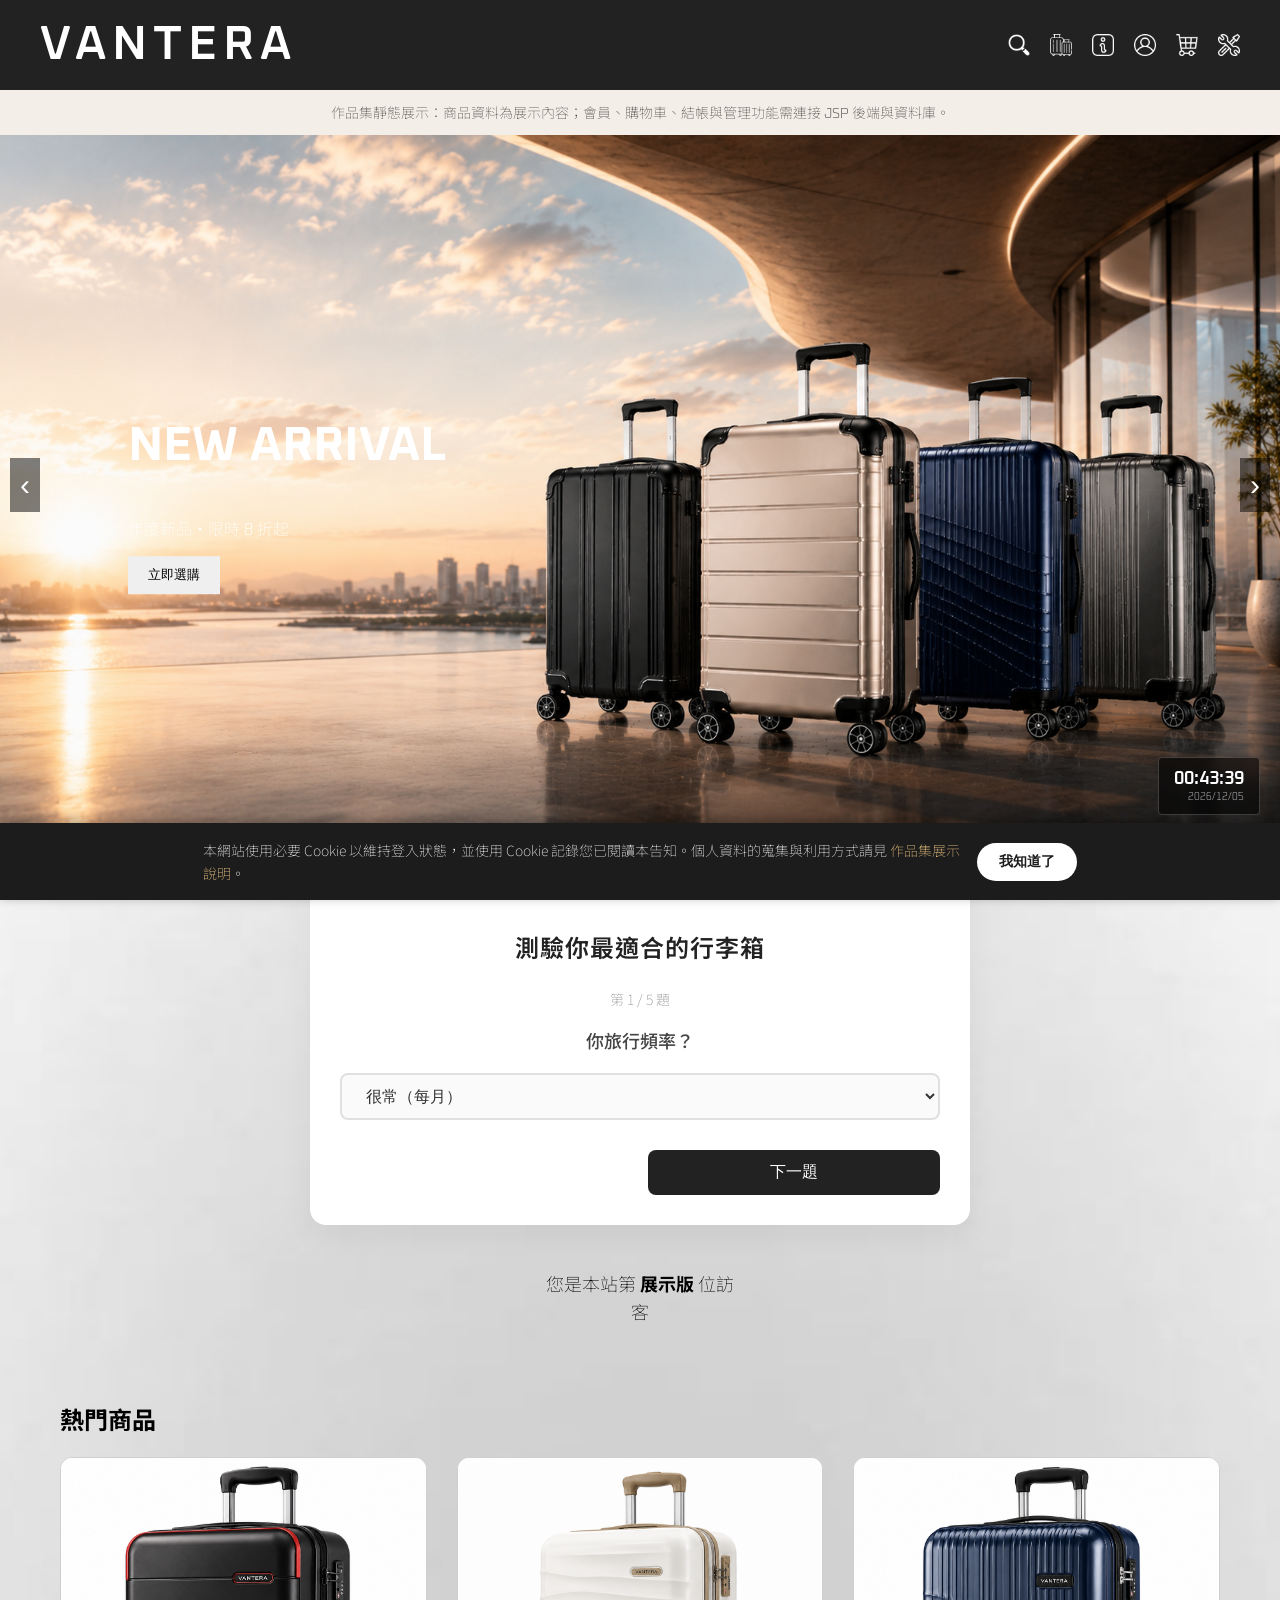
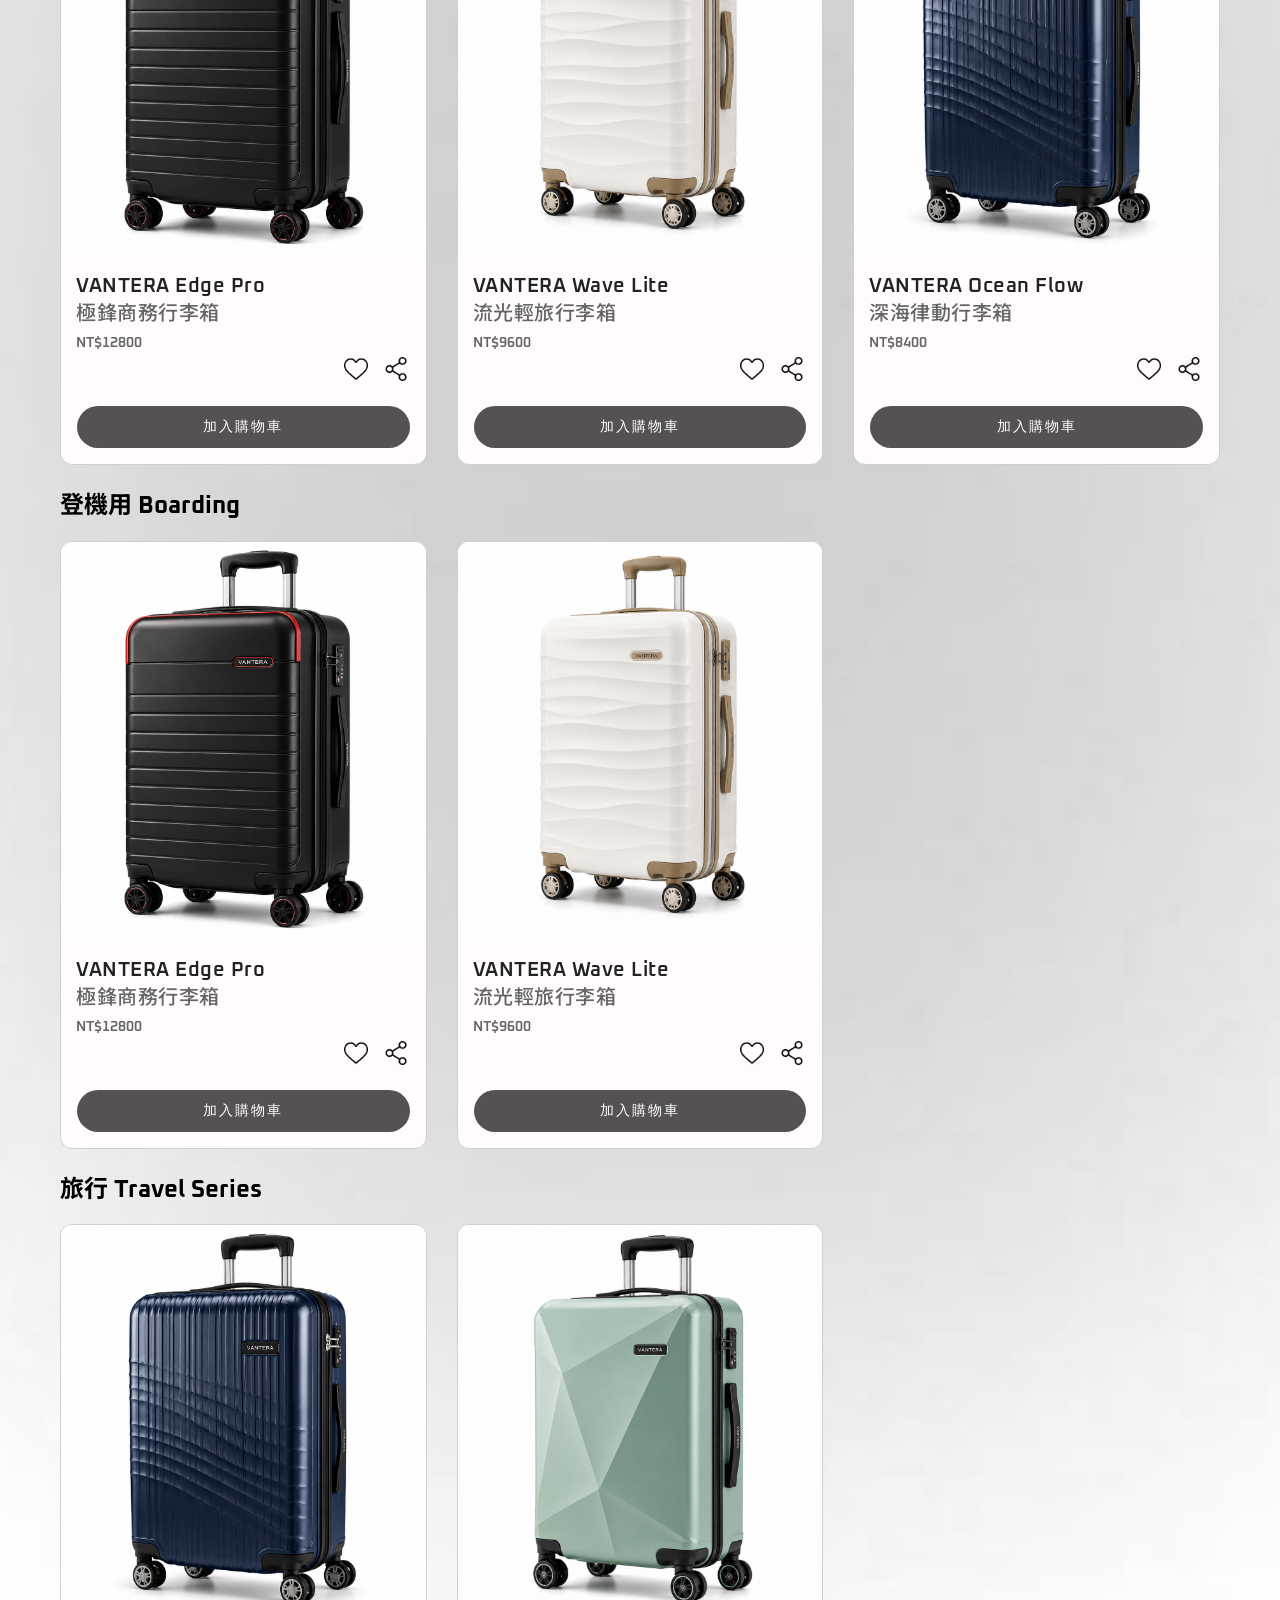
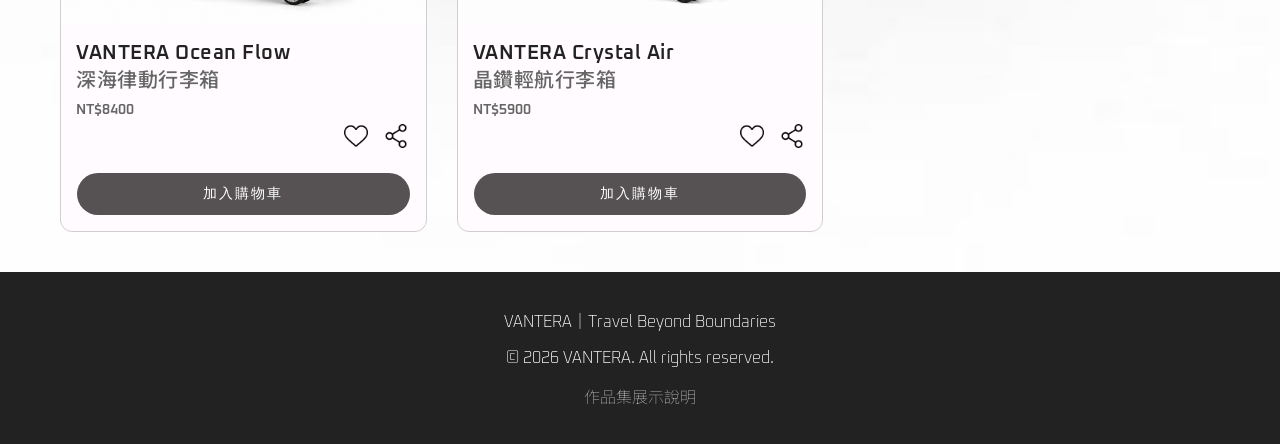
<file: final3/index.html>
<!DOCTYPE html>
<html lang="zh-Hant">
<head>
  <meta charset="UTF-8">
  <meta name="viewport" content="width=device-width, initial-scale=1.0">
  <title>VANTERA OFFICIAL</title>
  <link rel="stylesheet" href="style.css">
  <link rel="preconnect" href="https://fonts.googleapis.com">
  <link rel="preconnect" href="https://fonts.gstatic.com" crossorigin>
  <link href="https://fonts.googleapis.com/css2?family=Noto+Sans+TC:wght@100..900&family=Oxanium:wght@200..800&display=swap" rel="stylesheet">
  <style>
    .visitor {
        width: 200px;
        margin: 10px auto;
        padding: 5px;
        text-align: center;
        font-size: 18px;
    }

    /* 🧳 測驗專屬全新美化樣式 */
    .quiz-section {
        max-width: 600px;
        margin: 40px auto;
        padding: 30px;
        background: #ffffff;
        border-radius: 16px;
        box-shadow: 0 10px 30px rgba(0,0,0,0.05);
        text-align: center;
        font-family: 'Noto Sans TC', sans-serif;
    }
    .quiz-section h3 {
        font-size: 24px;
        color: #222;
        margin-bottom: 25px;
        font-weight: 600;
        letter-spacing: 1px;
    }
    .quiz-progress {
        font-size: 14px;
        color: #888;
        margin-bottom: 15px;
    }
    .quiz-step {
        display: none; /* 預設隱藏，由 JS 控制顯示 */
        animation: fadeIn 0.4s ease-in-out;
    }
    .quiz-step.active {
        display: block;
    }
    .quiz-step p {
        font-size: 18px;
        color: #444;
        margin-bottom: 20px;
        font-weight: 500;
    }
    .quiz-section select {
        width: 100%;
        padding: 12px 20px;
        font-size: 16px;
        border: 2px solid #e0e0e0;
        border-radius: 8px;
        background-color: #fafafa;
        color: #333;
        outline: none;
        transition: all 0.3s ease;
        cursor: pointer;
    }
    .quiz-section select:focus {
        border-color: #222;
        background-color: #fff;
    }
    .quiz-btn-group {
        margin-top: 30px;
        display: flex;
        justify-content: space-between;
        gap: 15px;
    }
    .quiz-btn {
        flex: 1;
        padding: 12px;
        font-size: 16px;
        border: none;
        border-radius: 8px;
        cursor: pointer;
        transition: all 0.3s ease;
        font-weight: 500;
    }
    .quiz-btn.next-btn, .quiz-btn.submit-btn {
        background-color: #222;
        color: #fff;
    }
    .quiz-btn.next-btn:hover, .quiz-btn.submit-btn:hover {
        background-color: #444;
    }
    .quiz-btn.prev-btn {
        background-color: #eee;
        color: #555;
    }
    .quiz-btn.prev-btn:hover {
        background-color: #ddd;
    }

    /* ✨ 測驗結果美化樣式 */
    .quiz-result-box {
        background: #f9f9f9;
        border-left: 5px solid #222;
        padding: 20px;
        margin-top: 25px;
        border-radius: 4px 12px 12px 4px;
        text-align: left;
        animation: fadeIn 0.5s ease;
    }
    .quiz-result-box h4 {
        margin: 0 0 10px 0;
        font-size: 20px;
        color: #222;
    }
    .quiz-result-box p {
        margin: 0;
        font-size: 15px;
        color: #666;
        line-height: 1.6;
    }

    @keyframes fadeIn {
        from { opacity: 0; transform: translateY(10px); }
        to { opacity: 1; transform: translateY(0); }
    }
    /* 開場動畫區塊 */
/* 全螢幕覆蓋 */
.intro {
    position: fixed;
    top: 0;
    left: 0;
    width: 100%;
    height: 100vh;
    background: #000;
    display: flex;
    justify-content: center;
    align-items: center;
    z-index: 9999;

    animation: fadeOut 0.8s ease forwards;
    animation-delay: 0.9s; /* 停留2秒後消失 */
}

/* 文字區 */
.intro-content {
    text-align: center;
    color: white;
    animation: zoomIn 1.2s ease;
}

/* 主標 */
.logo {
    font-size: 48px;
    letter-spacing: 6px;
    font-weight: 600;
}

/* 副標 */
.sub {
    font-size: 16px;
    opacity: 0.7;
    margin-top: 10px;
}

/* 放大進場 */
@keyframes zoomIn {
    from {
        transform: scale(1.2);
        opacity: 0;
    }
    to {
        transform: scale(1);
        opacity: 1;
    }
}

/* 淡出 */
@keyframes fadeOut {
    to {
        opacity: 0;
        visibility: hidden;
    }
}
.clock {
    position: absolute; /* 相對於父容器定位 */
    right: 20px;
    bottom: 20px;
    background: rgba(0, 0, 0, 0.6); /* 半透明黑 */
    color: #fff;
    padding: 10px 15px;
    border-radius: 4px;
    font-family: 'Oxanium', sans-serif;
    border: 1px solid rgba(255, 255, 255, 0.2);
    backdrop-filter: blur(4px); /* 磨砂玻璃感 */
    z-index: 10;
    pointer-events: none;
    text-align: right;
}

.clock .time {
    font-size: 18px;
    font-weight: 600;
}

.clock .date {
    font-size: 10px;
    opacity: 0.8;
}
  .product-price {
    font-size: 14px;
    font-weight: 600;
    color: #666;
  }
.product-actions {
    display: flex;
    justify-content: center; /* 改為置中，或 flex-end 靠右 */
    gap: 15px;               /* 收藏與分享的間距 */
    margin: 10px 0;
}
/* 修正點號問題，並將邏輯分開 */
.favorite-icon, .share-icon {
    width: 24px !important;
    height: 24px !important;
    padding: 8px;
    position: absolute;
    bottom: 75px; /* 這裡要根據你的「加入購物車」按鈕位置調整 */
    cursor: pointer;
    box-sizing: content-box;
    transition: transform 0.2s;
    z-index: 2;
}

/* 分開設定位置，才不會重疊在同一個座標 */
.favorite-icon {
    right: 50px; /* 愛心靠右一點 */
}

.share-icon {
    right: 10px;  /* 分享靠最右邊 */
}

  .portfolio-note {
    padding: 12px 20px;
    background: #f3eee8;
    color: #514b46;
    text-align: center;
    font-size: 14px;
  }
  </style>
</head>
<body>
<div id="intro" class="intro">
  <div class="intro-content">
    <div class="logo">VANTERA</div>
    <div class="sub">OFFICIAL</div>
  </div>
</div>
<header>
  <div class="nav-left">
    <a href="index.html" class="logo">VANTERA</a>
  </div>

  <div class="nav-icons">
    <div class="search-wrapper">
      <img src="images/search.png" id="searchIcon">
      <div class="search-box" id="searchBox">
        <div class="search-input">
          <img src="images/search.png">
          <input type="text" id="searchInput" placeholder="搜尋商品...">
          <div class="search-result" id="searchResult"></div>
        </div>
      </div>
    </div>

    <div class="menu-wrapper">
      <img src="images/suitcases.png" id="menuIcon">
      <div class="menu-box" id="menuBox">
        <a href="travel.jsp" class="menu-item">旅行用</a>
        <a href="plane.jsp" class="menu-item">登機用</a>
        <a href="kids.jsp" class="menu-item">親子用</a>
      </div>
    </div>

    <a href="about.jsp"><img src="images/info.png" alt="關於我們"></a>
    <a href="member.jsp"><img src="images/user.png" alt="會員中心"></a>
    <a href="cart.jsp"><img src="images/shopping_cart.png" alt="購物車"></a>
    <a href="admin_login.jsp"><img src="images/tool.png" alt="管理員登入"></a>
  </div>
</header>

<aside id="portfolio-note" class="portfolio-note" hidden>
  作品集靜態展示：商品資料為展示內容；會員、購物車、結帳與管理功能需連接 JSP 後端與資料庫。
</aside>

<section class="banner">
  <img id="bannerImage" src="images/banner1.png">
    <div id="digital-clock" class="clock">
        <div class="time">00:00:00</div>
        <div class="date">2026/06/18</div>
    </div>
  <div class="banner-text">
    <h1 id="bannerTitle"></h1>
    <p id="bannerDesc"></p>
    <button id="bannerBuyNowBtn">立即選購</button>
  </div>
  <div id="dotsContainer"></div>
  <button class="prev">‹</button>
  <button class="next">›</button>
</section>

<section class="quiz-section" id="quizSection">
    <h3>測驗你最適合的行李箱</h3>
    <div class="quiz-progress" id="quizProgress">第 1 / 5 題</div>

    <form id="quizForm">
        <div class="quiz-step active" data-step="1">
            <p>你旅行頻率？</p>
            <select name="q1">
                <option value="1">很常（每月）</option>
                <option value="2">偶爾（每季）</option>
                <option value="3">很少</option>
            </select>
        </div>

        <div class="quiz-step" data-step="2">
            <p>旅行天數？</p>
            <select name="q2">
                <option value="1">1–3天</option>
                <option value="2">4–7天</option>
                <option value="3">7天以上</option>
            </select>
        </div>

        <div class="quiz-step" data-step="3">
            <p>你偏好行李重量？</p>
            <select name="q3">
                <option value="1">越輕越好</option>
                <option value="2">普通</option>
                <option value="3">不在意</option>
            </select>
        </div>

        <div class="quiz-step" data-step="4">
            <p>出國還是國內？</p>
            <select name="q4">
                <option value="1">常出國</option>
                <option value="2">國內旅遊</option>
                <option value="3">都差不多</option>
            </select>
        </div>

        <div class="quiz-step" data-step="5">
            <p>你的收納習慣？</p>
            <select name="q5">
                <option value="1">精簡派</option>
                <option value="2">普通整理</option>
                <option value="3">東西很多</option>
            </select>
        </div>

        <div class="quiz-btn-group">
            <button type="button" class="quiz-btn prev-btn" id="prevBtn" style="visibility: hidden;">上一題</button>
            <button type="button" class="quiz-btn next-btn" id="nextBtn">下一題</button>
            <button type="submit" class="quiz-btn submit-btn" id="submitBtn" style="display: none;">看結果</button>
        </div>
    </form>
</section>

<div class="visitor">
    您是本站第 <b id="visitorCount">...</b> 位訪客
</div>

<section class="products">
    <h2>熱門商品</h2>
    <div class="product-grid" id="hot-grid"></div>

    <h2>登機用 Boarding</h2>
    <div class="product-grid" id="boarding-grid"></div>

    <h2>旅行 Travel Series</h2>
    <div class="product-grid" id="travel-grid"></div>
</section>
<footer>
  <p>VANTERA｜Travel Beyond Boundaries</p>
  <p>© 2026 VANTERA. All rights reserved.</p>
  <p><a href="privacy.html" style="color:#bbb;">隱私權政策</a></p>
</footer>
<button id="backToTop">↑</button>

<script src="script.js"></script>
<script src="cookie-consent.js" defer></script>

<script>
    // 1. 開場特效邏輯
    window.addEventListener("load", () => {
        const intro = document.getElementById("intro");
        if (intro) {
            setTimeout(() => {
                intro.remove();
            }, 2500);
        }
    });

    // 2. 心理測驗邏輯
    let currentStep = 1;
    const totalSteps = 5;
    const prevBtn = document.getElementById('prevBtn');
    const nextBtn = document.getElementById('nextBtn');
    const submitBtn = document.getElementById('submitBtn');
    const progressText = document.getElementById('quizProgress');

    function updateQuizStep() {
        if (!prevBtn || !nextBtn) return;
        document.querySelectorAll('.quiz-step').forEach(step => step.classList.remove('active'));
        const currentStepEl = document.querySelector(`.quiz-step[data-step="${currentStep}"]`);
        if (currentStepEl) currentStepEl.classList.add('active');
        if (progressText) progressText.innerText = `第 ${currentStep} / ${totalSteps} 題`;
        prevBtn.style.visibility = (currentStep === 1) ? 'hidden' : 'visible';
        nextBtn.style.display = (currentStep === totalSteps) ? 'none' : 'inline-block';
        submitBtn.style.display = (currentStep === totalSteps) ? 'inline-block' : 'none';
    }

    if (nextBtn) nextBtn.addEventListener('click', () => { if (currentStep < totalSteps) { currentStep++; updateQuizStep(); } });
    if (prevBtn) prevBtn.addEventListener('click', () => { if (currentStep > 1) { currentStep--; updateQuizStep(); } });

    // 3. 核心載入與渲染
    document.addEventListener("DOMContentLoaded", () => {
        if (!sessionStorage.getItem("intro_shown")) {
            sessionStorage.setItem("intro_shown", "true");
            const introEl = document.getElementById("intro");
            if (introEl) introEl.style.display = "block";
        }

        fetch("index_data.jsp")
            .then(res => {
                if (!res.ok) throw new Error("展示模式使用本機商品資料");
                return res.json();
            })
            .then(data => {
                const visitorCountEl = document.getElementById("visitorCount");
                if (visitorCountEl) visitorCountEl.innerText = data.visitorCount;
                renderProducts(data.hot, "hot-grid");
                renderProducts(data.boarding, "boarding-grid");
                renderProducts(data.travel, "travel-grid");
                if (typeof syncFavorites === "function") syncFavorites();
            })
            .catch(() => {
                window.VANTERA_STATIC_PREVIEW = true;
                const note = document.getElementById("portfolio-note");
                if (note) note.hidden = false;

                const previewProducts = [
                    { id: 1, name: "VANTERA Edge Pro 極鋒商務行李箱", price: 12800, image: "images/01_0.png", category: "boarding" },
                    { id: 2, name: "VANTERA Wave Lite 流光輕旅行李箱", price: 9600, image: "images/02_0.png", category: "boarding" },
                    { id: 3, name: "VANTERA Ocean Flow 深海律動行李箱", price: 8400, image: "images/03_0.png", category: "family" },
                    { id: 4, name: "VANTERA Crystal Air 晶鑽輕航行李箱", price: 5900, image: "images/04_0.png", category: "travel" }
                ];
                const visitorCountEl = document.getElementById("visitorCount");
                if (visitorCountEl) visitorCountEl.innerText = "展示版";
                renderProducts(previewProducts.slice(0, 3), "hot-grid");
                renderProducts(previewProducts.filter(p => p.category === "boarding"), "boarding-grid");
                renderProducts(previewProducts.filter(p => p.category !== "boarding"), "travel-grid");
                try {
                    JSON.parse(localStorage.getItem("vantera-demo-favorites") || "[]")
                        .forEach(id => window.updateAllHearts?.(id, true));
                } catch (_) {}

                const staticTargets = {
                    "travel.jsp": "#travel-grid",
                    "plane.jsp": "#boarding-grid",
                    "kids.jsp": "#travel-grid",
                    "about.jsp": "#portfolio-note",
                    "member.jsp": "#portfolio-note",
                    "cart.jsp": "#portfolio-note",
                    "admin_login.jsp": "#portfolio-note",
                    "privacy.html": "#portfolio-note"
                };
                document.querySelectorAll("a[href]").forEach(link => {
                    const target = staticTargets[link.getAttribute("href")];
                    if (target) {
                        link.setAttribute("href", target);
                        if (link.getAttribute("href") === "#portfolio-note" && link.textContent.includes("隱私權政策")) {
                            link.textContent = "作品集展示說明";
                        }
                    }
                });
            });
    });

    // 4. 商品渲染 (已加入分享按鈕)
    function renderProducts(products, containerId) {
        const container = document.getElementById(containerId);
        if (!container) return;
        container.innerHTML = "";
        if (!products) return;
        products.forEach(p => {
            const fullName = p.name;
            const splitIdx = fullName.lastIndexOf(" ");
            const engName = (splitIdx !== -1) ? fullName.substring(0, splitIdx) : fullName;
            const chName = (splitIdx !== -1) ? fullName.substring(splitIdx + 1) : "";

            container.insertAdjacentHTML('beforeend', `
                <div class="product" data-id="${p.id}">
                    <a href="${window.VANTERA_STATIC_PREVIEW ? '#portfolio-note' : `product.jsp?id=${p.id}`}" class="product-link">
                        <img src="${p.image}" alt="${fullName}">
                        <div class="product-info">
                            <div class="product-name" style="line-height: 1.4; min-height: 48px;">
                                <span style="font-weight: 600; display: block;">${engName}</span>
                                <span style="font-size: 20px; color: #666;">${chName}</span>
                            </div>
                            <div class="product-price">NT$${p.price}</div>
                        </div>
                    </a>
                    <div class="product-actions">
                        <img src="images/heart.png" class="favorite-icon" alt="收藏" onclick="toggleFavorite(event, this)">
                        <img src="images/share.png" class="share-icon" alt="分享商品" onclick="shareProduct(event, '${fullName}', '${window.VANTERA_STATIC_PREVIEW ? '#portfolio-note' : `product.jsp?id=${p.id}`}')">
                    </div>
                    <button class="add-cart-btn">加入購物車</button>
                </div>
            `);
        });
    }

    // 5. 分享功能 (Web Share API)
    function shareProduct(event, name, url) {
        event.preventDefault();
        event.stopPropagation();
        const shareData = { title: 'VANTERA 推薦商品', text: `看看這個行李箱：${name}`, url: new URL(url, window.location.href).toString() };
        if (navigator.share) {
            navigator.share(shareData).catch(err => console.error(err));
        } else {
            navigator.clipboard.writeText(shareData.url).then(() => alert('連結已複製！'));
        }
    }

    // 6. 其他輔助函式 (測驗送出、收藏同步、時鐘)
    // (確保這些函式在下方保持完整，特別是 toggleFavorite 和 quizForm 監聽)
    // ... 這裡請保留你原有的 syncFavorites, toggleFavorite, 和 quizForm 邏輯 ...
    
    // 1. 確保表單提交時執行計算而非跳轉頁面
document.getElementById('quizForm').addEventListener('submit', function(e) {
    e.preventDefault(); // 防止表單真正跳轉
    
    // 獲取選中的值並計算分數
    const formData = new FormData(this);
    let score = 0;
    for (let value of formData.values()) {
        score += parseInt(value);
    }

    // 2. 判斷邏輯：根據分數給出推薦
    // 分數 5-8: Boarding, 9-12: Travel, 13-15: Family
    let result = {
        title: "",
        desc: "",
        link: ""
    };

    if (score <= 8) {
        result.title = "推薦：登機系列 (Boarding)";
        result.desc = "你追求效率與輕便，登機系列最能配合你快速移動的節奏。";
        result.link = window.VANTERA_STATIC_PREVIEW ? "#boarding-grid" : "plane.jsp";
    } else if (score <= 12) {
        result.title = "推薦：旅行系列 (Travel)";
        result.desc = "你注重旅途中的穩定感與空間，旅行系列是你最可靠的選擇。";
        result.link = window.VANTERA_STATIC_PREVIEW ? "#travel-grid" : "travel.jsp";
    } else {
        result.title = "推薦：親子友善系列 (Family)";
        result.desc = "你通常需要攜帶大量物品，親子友善系列提供你最強大的收納支援。";
        result.link = window.VANTERA_STATIC_PREVIEW ? "#travel-grid" : "kids.jsp";
    }

    // 3. 切換顯示內容
    document.getElementById('quizForm').style.display = 'none'; // 隱藏表單
    document.getElementById('quizProgress').style.display = 'none'; // 隱藏進度條
    
    // 將結果顯示在頁面上 (請確保 HTML 有這兩個元素)
    const resultArea = document.createElement('div');
    resultArea.className = 'quiz-result-box';
    resultArea.innerHTML = `
        <h4>${result.title}</h4>
        <p>${result.desc}</p>
        <a href="${result.link}" class="quiz-btn next-btn" style="display:inline-block; margin-top:20px; text-decoration:none;">前往選購</a>
    `;
    document.getElementById('quizSection').appendChild(resultArea);
});
function updateClock() {
    const now = new Date();

    // 獲取時、分、秒，並補零
    const hours = String(now.getHours()).padStart(2, '0');
    const minutes = String(now.getMinutes()).padStart(2, '0');
    const seconds = String(now.getSeconds()).padStart(2, '0');

    // 獲取年、月、日
    const year = now.getFullYear();
    const month = String(now.getMonth() + 1).padStart(2, '0'); // 月份從 0 開始，所以要 +1
    const day = String(now.getDate()).padStart(2, '0');

    // 更新 DOM
    document.querySelector('.time').textContent = `${hours}:${minutes}:${seconds}`;
    document.querySelector('.date').textContent = `${year}/${month}/${day}`;
}

// 立即執行一次，避免頁面載入後有 1 秒的延遲
updateClock();

// 每 1000 毫秒（1 秒）更新一次
setInterval(updateClock, 1000);
</script>
</body>
</html>
</file>
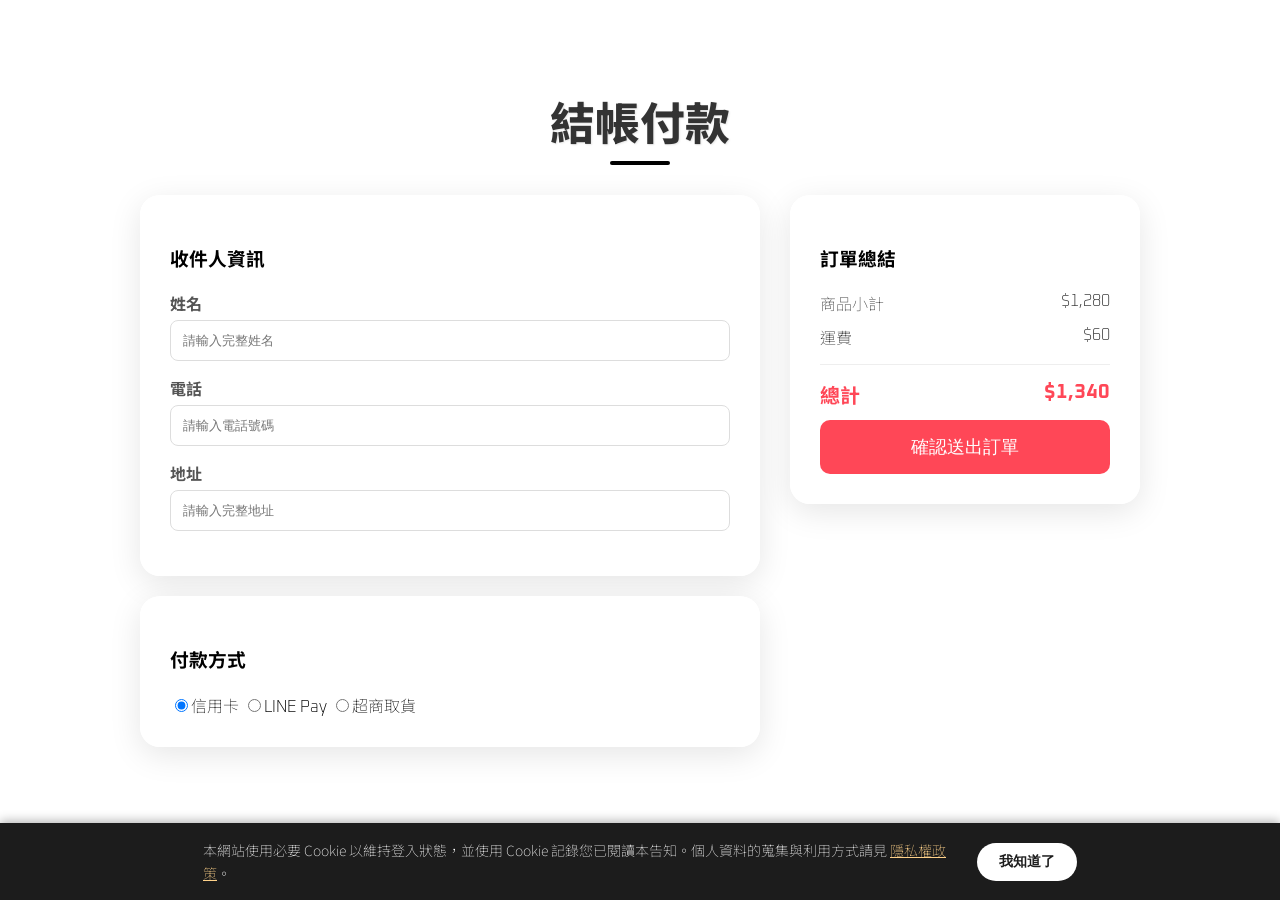
<file: final3/check.html>
<!DOCTYPE html>
<html lang="zh-TW">
<head>
    <meta charset="UTF-8">
    <meta name="viewport" content="width=device-width, initial-scale=1.0">
    <title>結帳付款 | VANTERA</title>
    <link rel="stylesheet" href="check.css">
    <link rel="preconnect" href="https://fonts.googleapis.com">
    <link rel="preconnect" href="https://fonts.gstatic.com" crossorigin>
    <link href="https://fonts.googleapis.com/css2?family=Noto+Sans+TC:wght@100..900&family=Oxanium:wght@200..800&display=swap" rel="stylesheet">
</head>
<body>

<div class="checkout-container">
    <h2 class="main-title">結帳付款</h2>
    
    <form id="checkoutForm" class="checkout-grid">
        <div class="left-col">
            <div class="section">
                <h3 class="section-title">收件人資訊</h3>
                <div class="form-group"><span class="label-text">姓名</span><input type="text" placeholder="請輸入完整姓名" required></div>
                <div class="form-group"><span class="label-text">電話</span><input type="tel" placeholder="請輸入電話號碼" required></div>
                <div class="form-group"><span class="label-text">地址</span><input type="text" placeholder="請輸入完整地址" required></div>
            </div>

            <div class="section">
                <h3 class="section-title">付款方式</h3>
                <div class="payment-options">
                    <label class="payment-item"><input type="radio" name="payment" value="credit" checked><span class="payment-label">信用卡</span></label>
                    <label class="payment-item"><input type="radio" name="payment" value="linepay"><span class="payment-label">LINE Pay</span></label>
                    <label class="payment-item"><input type="radio" name="payment" value="cod"><span class="payment-label">超商取貨</span></label>
                </div>
            </div>
        </div>

        <div class="right-col">
            <div class="summary-card">
                <h3 class="section-title">訂單總結</h3>
                <div class="summary-line"><span>商品小計</span><span>$1,280</span></div>
                <div class="summary-line"><span>運費</span><span>$60</span></div>
                <div class="divider"></div>
                <div class="summary-line total"><span>總計</span><span id="total-Amount">$1,340</span></div>
                <button type="submit" class="submit-btn">確認送出訂單</button>
            </div>
        </div>
    </form>
</div>
    <script src="check.js"></script>
    <!-- Cookie 同意提示（組員D：個資法/Cookie） -->
    <script src="cookie-consent.js" defer></script>
</body>
</html>
</file>
<file: final3/style.css>
body {
  margin: 0;
  font-family: "Oxanium", "Noto Sans TC", sans-serif; 
  font-weight: 100; 
  background-image: url("images/bg.png");
  background-size: cover;        /* 填滿畫面 */
  background-position: center;   /* 置中 */
  background-repeat: no-repeat;  /* 不重複 */
}

.title {
  font-size: 70px;
  font-weight: 700;
  letter-spacing: 4px;
  color: #fff;
  display: flex;
  overflow: hidden;
}

.title span {
  display: inline-block;
  animation-duration: 1.5s;
  animation-fill-mode: forwards;
}

.left {
  animation-name: splitLeft;
}

.right {
  animation-name: splitRight;
}

@keyframes splitLeft {
  from {
    transform: translateX(0);
    opacity: 1;
  }
  to {
    transform: translateX(-120px);
    opacity: 0;
  }
}

@keyframes splitRight {
  from {
    transform: translateX(0);
    opacity: 1;
  }
  to {
    transform: translateX(120px);
    opacity: 0;
  }
}

/* Logo + Navbar */

header {
  display: flex;
  justify-content: space-between;
  align-items: center;
  padding: 15px 40px;
  background-color: #222;
  position: relative;
  z-index: 1000;
}

.logo {
  color: white;
  font-size: 24px;
  font-weight: bold;
  text-decoration: none;
}

nav a {
  color: white;
  text-decoration: none;
  margin-left: 20px;
}

nav a:hover {
  text-decoration: underline;
}

/*top bottom*/

#backToTop {
  width: 50px;
  height: 50px;
  border-radius: 50%;
  background-color: #333;
  color: white;
  display: flex;
  align-items: center;
  justify-content: center; 
  position: fixed;
  bottom: 20px;
  right: 20px;
  cursor: pointer;
  box-shadow: 0 2px 6px rgba(0,0,0,0.3);
  z-index: 1000;
  font-size: 24px;
  transition: background 0.3s;
}

#backToTop:hover {
  background-color: #555;
}

/* ===== Header Icons Layout ===== */

.nav-icons {
  display: flex;
  align-items: center;
  gap: 20px;          /* icon 之間距離 */
}

.nav-icons img {
  width: 22px;
  height: 22px;
  cursor: pointer;
  filter: invert(1);
  display: block;
}

.nav-icons img:hover {
  opacity: 0.8;
}

/* 搜尋 / 商品瀏覽 wrapper */
.search-wrapper,
.menu-wrapper {
  position: relative;
}

/* 下拉盒子（預設隱藏） */
.search-box,
.menu-box {
  position: absolute;
  top: 100%;
  right: 0;
  background: white;
  border: 1px solid #ddd;
  padding: 10px;
  display: none;
  min-width: 160px;
  z-index: 3000;
  pointer-events: auto;
  align-items: center;
}

.search-box.active,
.menu-box.active{
  display: block;
}


/* 搜尋輸入與外框整體結構 */
.search-input {
  display: flex;
  align-items: center;
  gap: 5px;
  position: relative;
}

.search-input input {
  border: 1px solid #ccc;
  padding: 5px;
  width: 120px;
  border-radius: 4px;
}

.search-input img {
  width: 16px;
  height: auto;
  filter: none;
}

.search-result {
  position: absolute;
  top: 100%; /* 剛好緊貼在輸入框正下方 */
  left: 0;
  width: 100%; /* 寬度與輸入框加放大鏡一樣寬 */
  background: #fff;
  border: 1px solid #ddd;
  border-radius: 4px;
  margin-top: 5px;
  max-height: 250px;
  overflow-y: auto;
  z-index: 1000;
  box-shadow: 0 4px 12px rgba(0,0,0,0.15); 
}

.search-result a,
.search-result div {
  display: block;
  padding: 8px 12px;
  color: #333 !important;
  text-decoration: none;
  font-size: 14px;
  text-align: left;
}

.search-result a:hover {
  background-color: #f4f4f4;
  color: #000 !important; 
}


/* 商品分類連結 */
.menu-box {
  position: absolute;
  top: 60px;
  right: 0;
  background: #222;
  padding: 15px;
  border-radius: 8px;

  display: none;
  flex-direction: column;
  gap: 12px;
  z-index: 999;
}

.menu-box.active {
  display: flex;
}

.menu-box img {
  width: 90px;
  height: auto;
  display: block;
  filter: invert(1); 
  transition: filter 0.2s ease, opacity 0.2s ease;
}

.menu-box a {
  display: block;
  padding: 5px 10px;
  text-decoration: none;
  color: #ccc;
  font-size: 16px;
  text-align: center;
}

.menu-box a:hover {
  color: #fff;
  font-weight: bold;
}

.menu-item {
  display: flex;
  justify-content: center;
}

.menu-item:hover img {
  filter: invert(1) opacity(0.8); 
}

/* banner */
.banner {
  position: relative;
  width: 100%;
  height: 700px;
  overflow: hidden;
  
}

.banner img {
  width: 100%;
  height: 100%;
  object-fit: cover;
  position: relative;
  z-index: 1;
}

.banner-text {
  position: absolute;
  top: 50%;
  left: 10%;
  transform: translateY(-50%);
  color: white;
  z-index: 2;
}

.banner-text h1 {
  font-size: 48px;
}

.banner-text button {
  padding: 10px 20px;
  border: none;
  cursor: pointer;
}

.dots {
  position: absolute;
  bottom: 20px;
  width: 100%;
  left: 50%;
  transform: translateX(-50%);
  text-align: center;
  z-index: 10;
}

.dot {
  display: inline-block;
  width: 12px;
  height: 12px;
  margin: 0 5px;
  background-color: rgba(255,255,255,0.5);
  border-radius: 50%;
  cursor: pointer;
}

.dot.active,
.dot:hover {
  background-color: white;
}

/* left and right buttons */
.prev, .next {
  position: absolute;
  top: 50%;
  transform: translateY(-50%);
  background: rgba(0,0,0,0.5);
  color: white;
  border: none;
  font-size: 30px;
  padding: 10px;
  cursor: pointer;
  z-index: 3;
}

.prev { left: 10px; }
.next { right: 10px; }

.mySlides {
  animation: fade 1.5s;
}

@keyframes fade {
  from { opacity: 0.4; }
  to   { opacity: 1; }
}
/* ===== Products ===== */
.product-grid {
  display: grid;
  grid-template-columns: repeat(3, minmax(0, 1fr));
  gap: 30px;
}

/* 卡片 */
.product {
  position: relative;
  background-color: #FFFBFE;
  border: 1px solid #D0CFCF;
  border-radius: 12px;
  overflow: hidden;
  display: flex;
  flex-direction: column;
  cursor: pointer;
  transition: transform 0.3s ease, box-shadow 0.3s ease;
}

.product:hover {
  transform: translateY(-4px);
  box-shadow: 0 10px 25px rgba(0,0,0,0.12);
}

/* 連結去掉藍色底線 */
a,
a:link,
a:visited,
a:hover,
a:active {
    text-decoration: none !important;
    border-bottom: none !important;
    box-shadow: none !important;
}
.product-link * {
    text-decoration: none !important;
}

/* 圖片 */
.product img {
  width: 100%;
  height: 400px;
  object-fit: cover;
  display: block;
  transition: 0.3s ease;
}

.product:hover img {
  transform: scale(1.03);
}
.products {
  padding: 40px 60px;
  max-width: 1200px;
  margin: 0 auto;
}

/* 文字區 */
.product-info {
  padding: 14px 15px 18px;
  display: flex;
  flex-direction: column;
  gap: 6px;
}

/* 商品名稱 */
.product-name {
  font-size: 20px;
  font-weight: 500;
  color: #222;
  letter-spacing: 0.5px;
}

/* 價格 */
.product-price {
  font-size: 16px;
  font-weight: 600;
  color: #666;
}
/* 加入購物車按鈕 */
.add-cart-btn {
  width: calc(100% - 32px);
  margin: 16px auto;
  padding: 12px 0;

  background: #565254;
  color: #FFFFFF;

  border: none;
  border-radius: 999px;

  font-size: 14px;
  font-weight: 500;
  letter-spacing: 2px;

  cursor: pointer;

  transition: 
    transform .2s ease,
    box-shadow .2s ease,
    background .2s ease;
}

.add-cart-btn:hover {
  background: #7A7D7D;
  box-shadow: 0 10px 25px rgba(0,0,0,.2);
  transform: translateY(-2px);
}

.add-cart-btn:active {
  transform: translateY(0);
  box-shadow: 0 4px 10px rgba(0,0,0,.2);
}
/* 收藏愛心圖示 */

.favorite-icon {
  width: 25px !important; /* 強制縮小 */ 
  height: 25px !important; 
  position: absolute;
  bottom: 80px; /* 右下角 */
  right: 15px; 
  cursor: pointer;
  transition: transform 0.2s;
}

.favorite-icon:hover {
  transform: scale(1.3);
}
  /* footer */
  footer {
    background-color: #222;
    color: white;
    text-align: center;
    padding: 20px;
    margin-top: 0px;
  }
.user-menu {
  display: flex;
  align-items: center;
  position: relative;
  cursor: pointer;
}

.user-menu img {
  width: 32px;
  height: 32px;
  border-radius: 50%;
}

.user-menu .dropdown {
  display: none;
  position: absolute;
  top: 100%;
  right: 0;
  background: #fff;
  border: 1px solid #ccc;
  padding: 8px 0;
  min-width: 120px;
  z-index: 10;
}

.user-menu:hover .dropdown {
  display: block;
}

.user-menu .dropdown a {
  display: block;
  padding: 5px 12px;
  color: #333;
  text-decoration: none;
}

.user-menu .dropdown a:hover {
  background: #f0f0f0;
}

/* ===== Toast Notification ===== */
.toast {
  position: fixed;
  top: 90px;                 /* 避開 header */
  right: 30px;
  background-color: #222;    /* 跟 header 一致 */
  color: #fff;
  padding: 12px 20px;
  border-radius: 10px;
  font-size: 14px;
  box-shadow: 0 4px 15px rgba(0,0,0,0.3);
  opacity: 0;
  transform: translateY(-10px);
  transition: opacity 0.3s ease, transform 0.3s ease;
  z-index: 9999;
  pointer-events: none;
}

.toast.show {
  opacity: 1;
  transform: translateY(0);
}

/* 成功 / 警告 / 錯誤（預留擴充） */
.toast.success {
  border-left: 4px solid #4caf50;
}

.toast.warning {
  border-left: 4px solid #ff9800;
}

.toast.error {
  border-left: 4px solid #f44336;
}
.search-wrapper{
  position: relative;
}

@media screen and (max-width: 768px) {
  /* 1. 確保卡片填滿高度 */
  .product {
    display: flex;
    flex-direction: column;
    position: relative;
    height: 100%; 
  }

  /* 2. 合併後的 info 設定 (重點在 flex-grow: 1) */
  .product-info {
    padding: 16px 12px;
    display: flex;
    flex-direction: column;
    flex-grow: 1; /* 這是讓按鈕推到底部的關鍵 */
    align-items: flex-start;
    gap: 4px;
  }

  /* 3. 按鈕設定 (移除冗餘，確保 margin-top: auto 生效) */
  .add-cart-btn {
    position: relative;
    z-index: 1;
    width: 90%;
    padding: 6px 0;
    font-size: 10px;
    margin-top: auto;   /* 推到底部 */
    margin-left: auto;
    margin-right: auto;
    margin-bottom: 8px; /* 與卡片底部的間距 */
  }

  /* 其餘樣式保持不變 */
  .product-grid {
    grid-template-columns: repeat(3, 1fr);
    gap: 8px;
  }

  .product img {
    height: 220px;
    object-fit: cover;
  }

  /* 限制名稱長度 */
  .product-name {
    font-size: 15px;
    font-weight: 500;
    line-height: 1.3;
    
    /* 關鍵限制：強制兩行，超過顯示省略號 */
    display: -webkit-box;
    -webkit-line-clamp: 2;
    -webkit-box-orient: vertical;
    overflow: hidden;
    text-overflow: ellipsis;
    /* 預留空間給愛心，避免文字寫太長壓到愛心 */
    margin-right: 30px; 
  }
</file>
<file: final3/check.css>
body {
    font-family: "Oxanium", "Noto Sans TC", sans-serif;
    font-weight:100;
    background-size: cover;
    padding: 40px 20px;
}

.checkout-container { max-width: 1000px; 
    margin: 40px auto; /* 上下留 40px，左右自動置中 */
    padding: 0 20px;   /* 防止手機版貼邊 */ }
.main-title {
    text-align: center;
    font-size: 2.8rem;
    font-weight: 800; /* 加粗 */
    color: #333;      /* 調整為深灰色，比純黑柔和但對比度高 */
    margin-bottom: 30px;
    
    /* 加入一點文字陰影，即使背景有點花，字也能浮出來 */
    text-shadow: 1px 1px 2px rgba(0,0,0,0.1);
    
    /* 加上下底線裝飾，增加標題份量感 */
    position: relative;
    padding-bottom: 10px;
}

.main-title::after {
    content: "";
    position: absolute;
    bottom: 0;
    left: 50%;
    transform: translateX(-50%);
    width: 60px;
    height: 4px;
    background: black; 
    border-radius: 2px;
}

/* 網格系統 */
.checkout-grid { display: grid; 
    grid-template-columns: 1fr 350px; /* 左邊佔空間，右邊固定 350px */
    gap: 30px; 
    align-items: start; /* 防止左邊的高度被右邊強制拉伸 */}

/* 玻璃質感卡片 */
.section, .summary-card {
    background: rgba(255, 255, 255, 0.9);
    backdrop-filter: blur(15px);
    padding: 30px;
    border-radius: 20px;
    box-shadow: 0 8px 32px rgba(0,0,0,0.1);
    margin-bottom: 20px;
}

/* 輸入框優化 */
.form-group { margin-bottom: 15px; }
.label-text { display: block; margin-bottom: 5px; font-weight: bold; color: #555; }
input[type="text"], input[type="tel"] {
    width: 100%; padding: 12px; border: 1px solid #ddd; border-radius: 8px; box-sizing: border-box;
}

/* 總結區塊 */
.summary-line { display: flex; justify-content: space-between; margin-bottom: 10px; color: #333; }
.total { font-size: 1.25rem; font-weight: bold; color: #ff4757; }
.divider { height: 1px; background: #eee; margin: 15px 0; }

/* 按鈕風格 */
.submit-btn {
    width: 100%; padding: 15px; background: #ff4757; color: white; border: none;
    border-radius: 10px; font-size: 1.1rem; cursor: pointer; transition: 0.3s;
}
.submit-btn:hover { background: #ff6b81; transform: translateY(-2px); }

/* 手機版適應 */
@media (max-width: 768px) {
    .checkout-grid { grid-template-columns: 1fr; }
}
</file>
